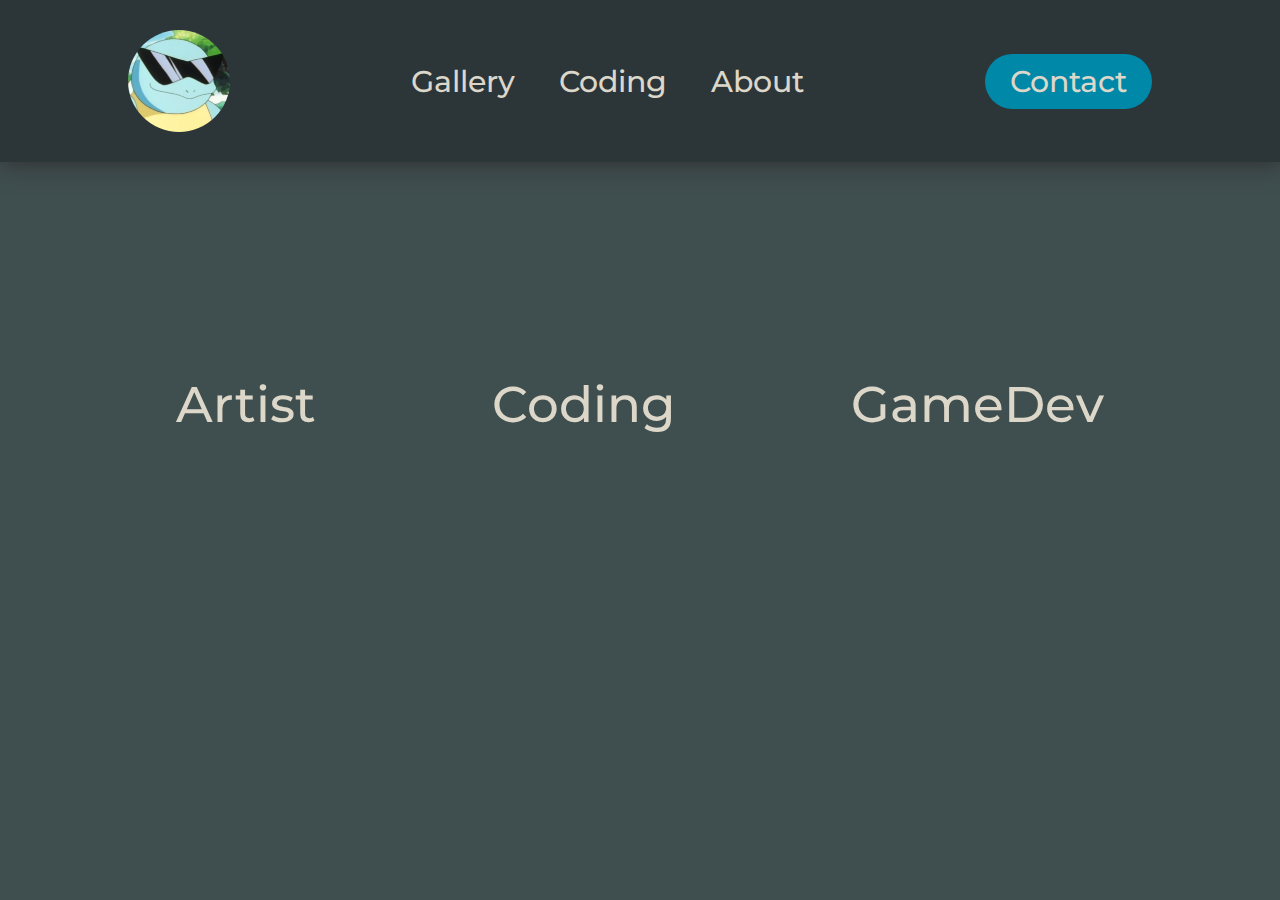
<file: index.html>
<!<!DOCTYPE html>
<html>
    <head>
        <meta charset="utf-8">
        <meta http-equiv="X-UA-Compatible" content="IE=edge">
        <title>NOVA</title>
        <meta name="description" content="">
        <meta name="viewport" content="width=device-width, initial-scale=1">
        <link rel="stylesheet" href="css/mystyle.css">
        <link rel="icon" type="image/x-icon" href="img/logoNova.png">
    </head>
    <body>
        <header>
            <a class="logoLink" href="index.html"><img class="logo" src="img/logoNova.png" alt="logo"></a>
            <nav>
                <ul class="nav_links">
                    <li><a href="gallery.html">Gallery</a></li>
                    <li><a href="coding.html">Coding</a></li>
                    <li><a href="about.html">About</a></li>
                </ul>
            </nav>
            <a class="cta" href="form.html"><button>Contact</button></a>
        </header>
        <div class="main">
            <ul class="tags">
                <h2>Artist</h2>
                <h2>Coding</h2>
                <h2>GameDev</h2>
            </ul>
        </div>
    </body>
</html>
</file>
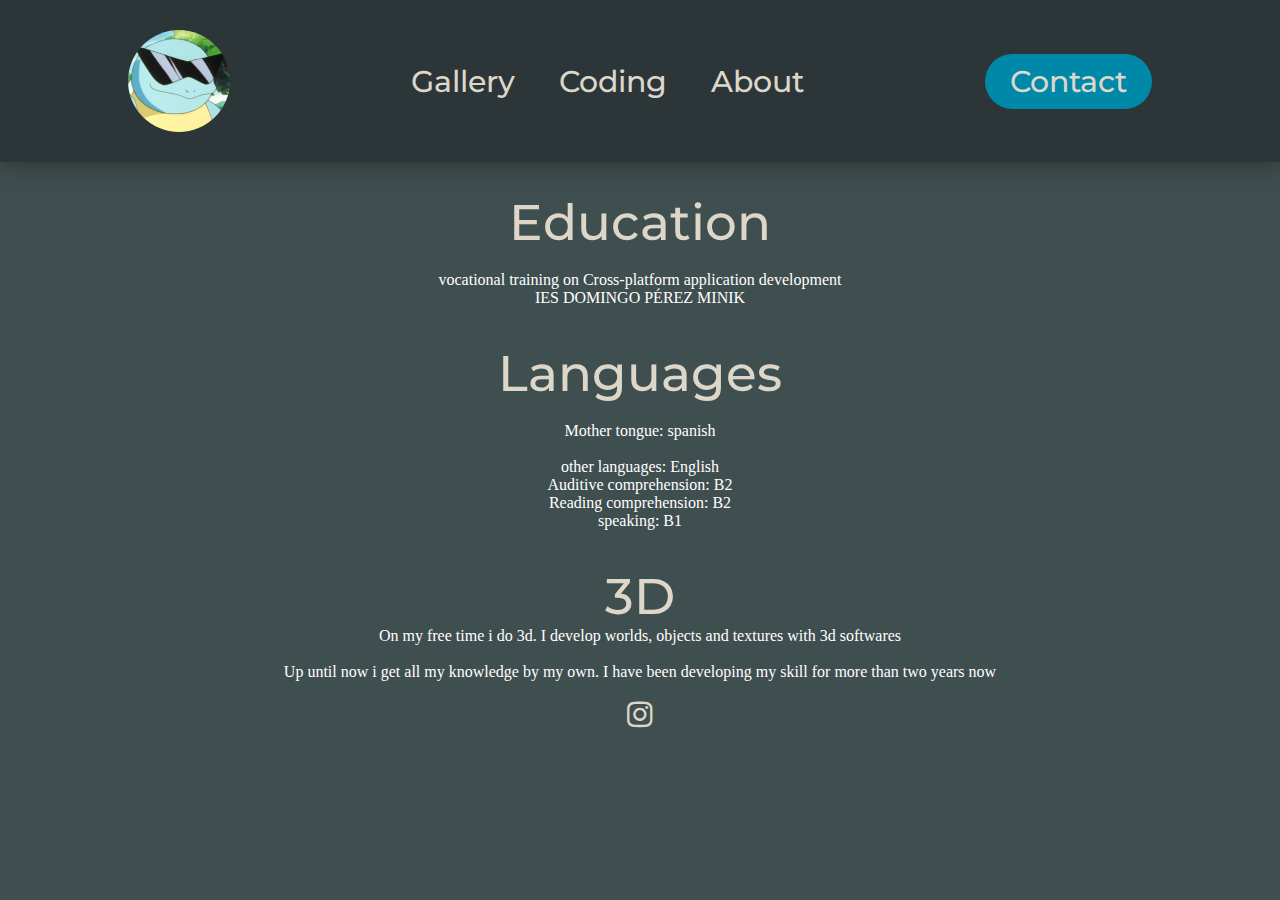
<file: about.html>
<!<!DOCTYPE html>
<html>
    <head>
        <meta charset="utf-8">
        <meta http-equiv="X-UA-Compatible" content="IE=edge">
        <title>NOVA</title>
        <meta name="description" content="">
        <meta name="viewport" content="width=device-width, initial-scale=1">
        <link rel="stylesheet" href="css/about.css">
        <link href="https://stackpath.bootstrapcdn.com/font-awesome/4.7.0/css/font-awesome.min.css" rel="stylesheet">
        <link rel="icon" type="image/x-icon" href="img/logoNova.png">
    </head>
    <body>
        <header>
            <a class="logoLink" href="index.html"><img class="logo" src="img/logoNova.png" alt="logo"></a>
            <nav>
                <ul class="nav_links">
                    <li><a href="gallery.html">Gallery</a></li>
                    <li><a href="coding.html">Coding</a></li>
                    <li><a href="about.html">About</a></li>
                </ul>
            </nav>
            <a class="cta" href="form.html"><button>Contact</button></a>
        </header>
        <div class="main">
            <ul class="info">
                <ul>
                    <h2>Education</h2>
                    <br>
                    <span>vocational training on Cross-platform application development</span>
                    <span>IES DOMINGO PÉREZ MINIK</span>
                    <br>
                    <br>
                </ul>
                <ul>
                    <h2>Languages</h2>
                    <br>
                    <span>Mother tongue: spanish </span>
                    <br>
                    <span>other languages:  English </span>
                    <span>Auditive comprehension: B2</span>
                    <span>Reading comprehension: B2</span>
                    <span>speaking: B1</span>
                    <br>
                    <br>
                </ul>
                <ul>
                    <h2>3D</h2>
                    <span>On my free time i do 3d. I develop worlds, objects and textures with 3d softwares</span>
                    <br>
                    <span>Up until now i get all my knowledge by my own. I have been developing my skill for more than two years now</span>
                    <br>
                    <a href="https://www.instagram.com/nova_hl/?hl=es"><i class="fa fa-instagram"></i></a>
                </ul>
            </ul>
        </div>
    </body>
</html>
</file>
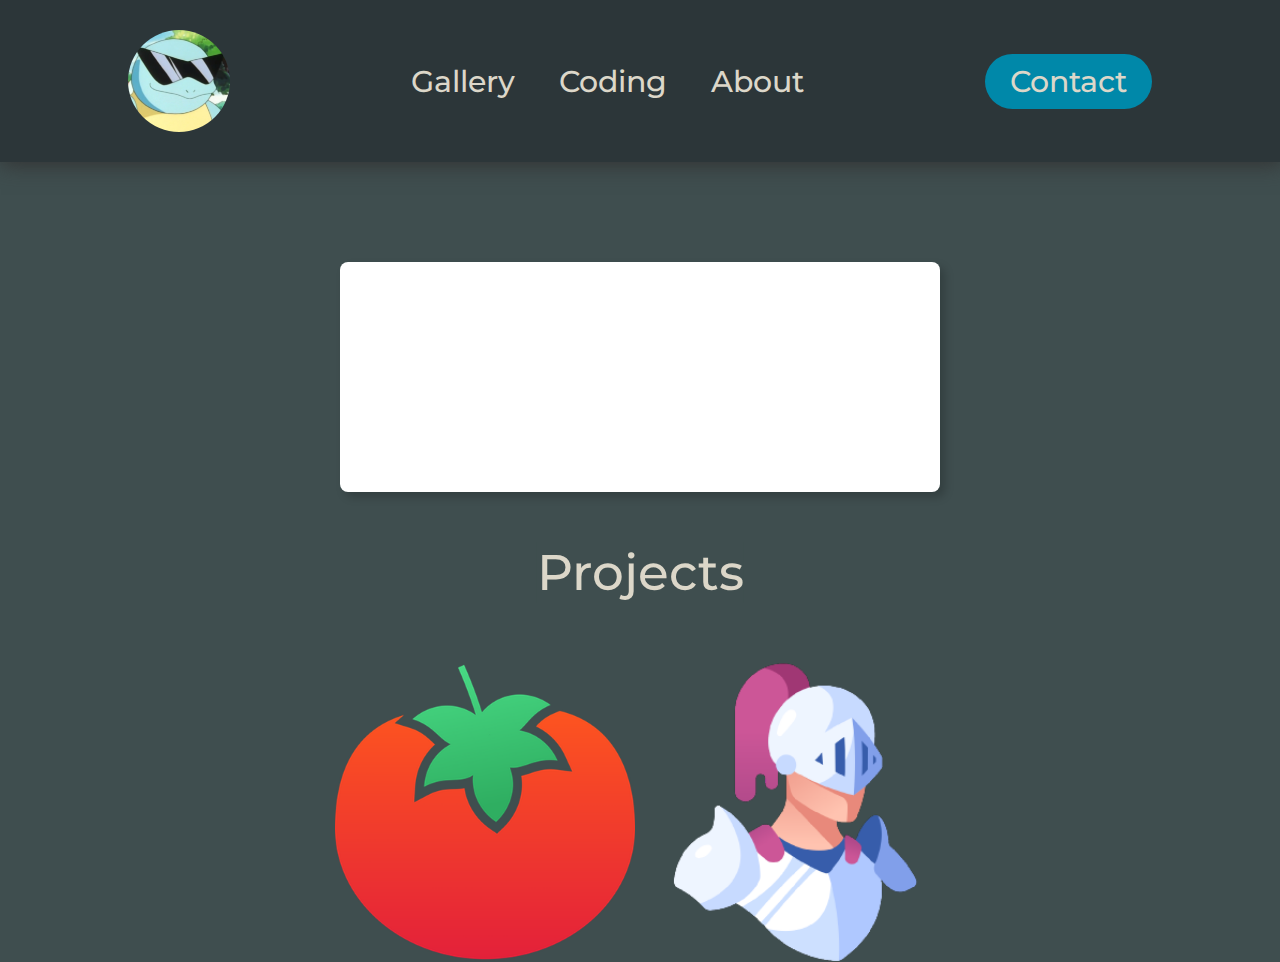
<file: coding.html>
<!<!DOCTYPE html>
<html>
    <head>
        <meta charset="utf-8">
        <meta http-equiv="X-UA-Compatible" content="IE=edge">
        <title>NOVA</title>
        <meta name="description" content="">
        <meta name="viewport" content="width=device-width, initial-scale=1">
        <link rel="stylesheet" href="css/coding.css">
        <link rel="icon" type="image/x-icon" href="img/logoNova.png">
    </head>
    <body>
        <header>
            <a class="logoLink" href="index.html"><img class="logo" src="img/logoNova.png" alt="logo"></a>
            <nav>
                <ul class="nav_links">
                    <li><a href="gallery.html">Gallery</a></li>
                    <li><a href="coding.html">Coding</a></li>
                    <li><a href="about.html">About</a></li>
                </ul>
            </nav>
            <a class="cta" href="form.html"><button>Contact</button></a>
        </header>
        <div class="skills-bar">
            <div class="bar">
                <div class="info">
                    <span>JAVA</span>
                </div>
                <div class="progress-line java"><span></span></div>
            </div>
            <div class="bar">
                <div class="info">
                    <span>C#</span>
                </div>
                <div class="progress-line python"><span></span></div>
            </div>
            <div class="bar">
                <div class="info">
                    <span>JavaScript</span>
                </div>
                <div class="progress-line cmasmas"><span></span></div>
            </div>
            <div class="bar">
                <div class="info">
                    <span>python</span>
                </div>
                <div class="progress-line sql"><span></span></div>
            </div>
        </div>
        <h2 class="title">Projects</h2>
        <div class="fotos">
            <a href="https://github.com/AlejandroAmayaIzquierdo/PomodoroApp" class="work" target="_blank"><img class="work" src="img/pomoIcon.png" alt=""></a>
            <a href="https://github.com/dam-dad/DadgeonKnight" class="work" target="_blank"><img class="work" src="img/game.png" alt=""></a>
        </div>
    </body>
</html>
</file>
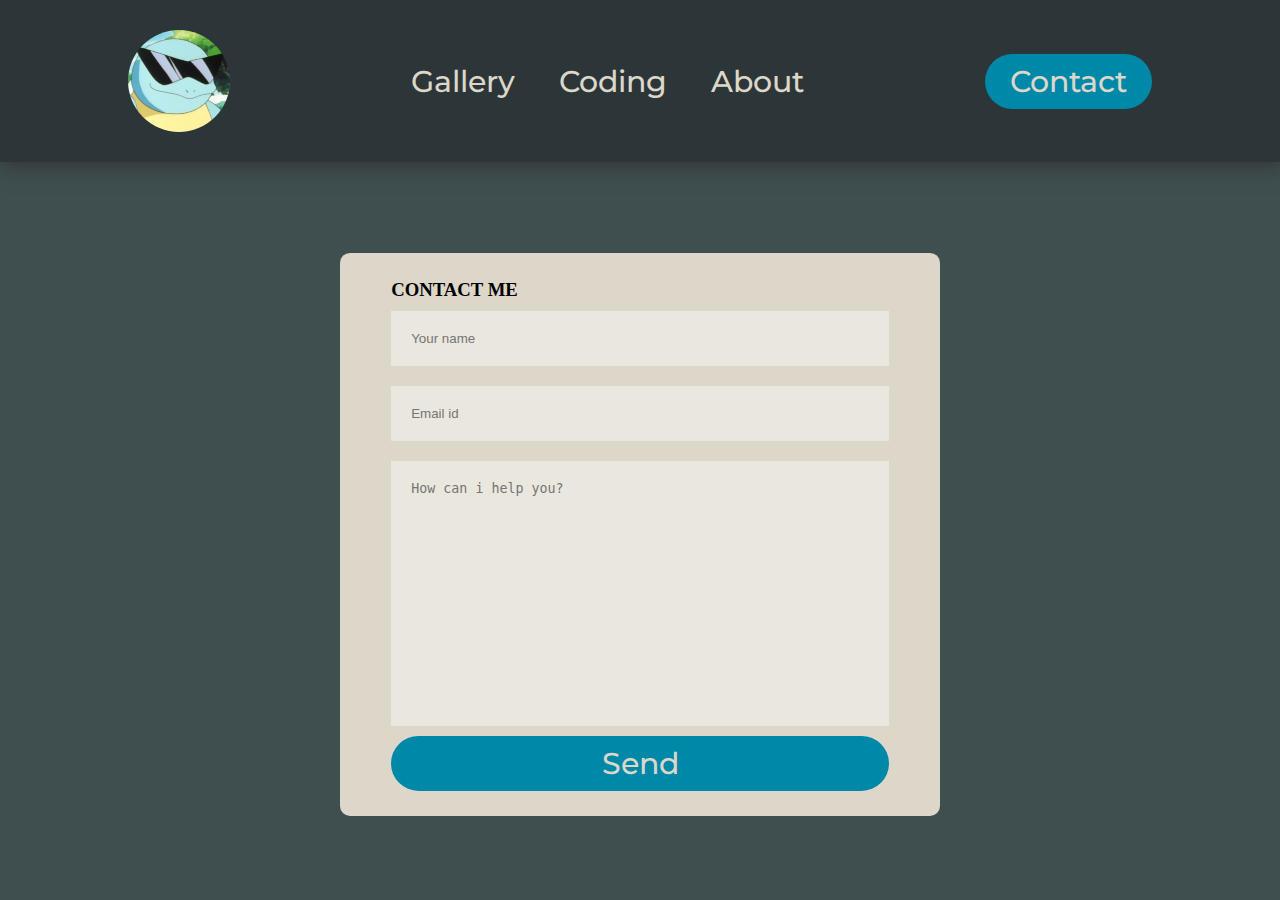
<file: form.html>
<!<!DOCTYPE html>
<html>
    <head>
        <meta charset="utf-8">
        <meta http-equiv="X-UA-Compatible" content="IE=edge">
        <title>NOVA</title>
        <meta name="description" content="">
        <meta name="viewport" content="width=device-width, initial-scale=1">
        <link rel="stylesheet" href="css/contact.css">
        <link rel="icon" type="image/x-icon" href="img/logoNova.png">
    </head>
    <body>
        <header>
            <a class="logoLink" href="index.html"><img class="logo" src="img/logoNova.png" alt="logo"></a>
            <nav>
                <ul class="nav_links">
                    <li><a href="gallery.html">Gallery</a></li>
                    <li><a href="coding.html">Coding</a></li>
                    <li><a href="about.html">About</a></li>
                </ul>
            </nav>
            <a class="cta" href="form.html"><button>Contact</button></a>
        </header>
        <div class="container">
            <form action="https://formsubmit.co/52fc69e0aa3628ba7b46de8251e648fd" method="POST">
                <h3>CONTACT  ME</h3>
                <input type="text" id="name" name="name" placeholder="Your name" required>
                <input type="email" id="email" name="email" placeholder="Email id" required>
                <textarea id="message" rows="15" cols="150" name="comments" placeholder="How can i help you?"></textarea>
                <button type="submit">Send</button>

                <input type="hidden" name="_next" value="https://alejandroamayaizquierdo.github.io/form.html">
                <input type="hidden" name="_captcha" value="false">
            </form>
        </div>
    </body>
</html>
</file>
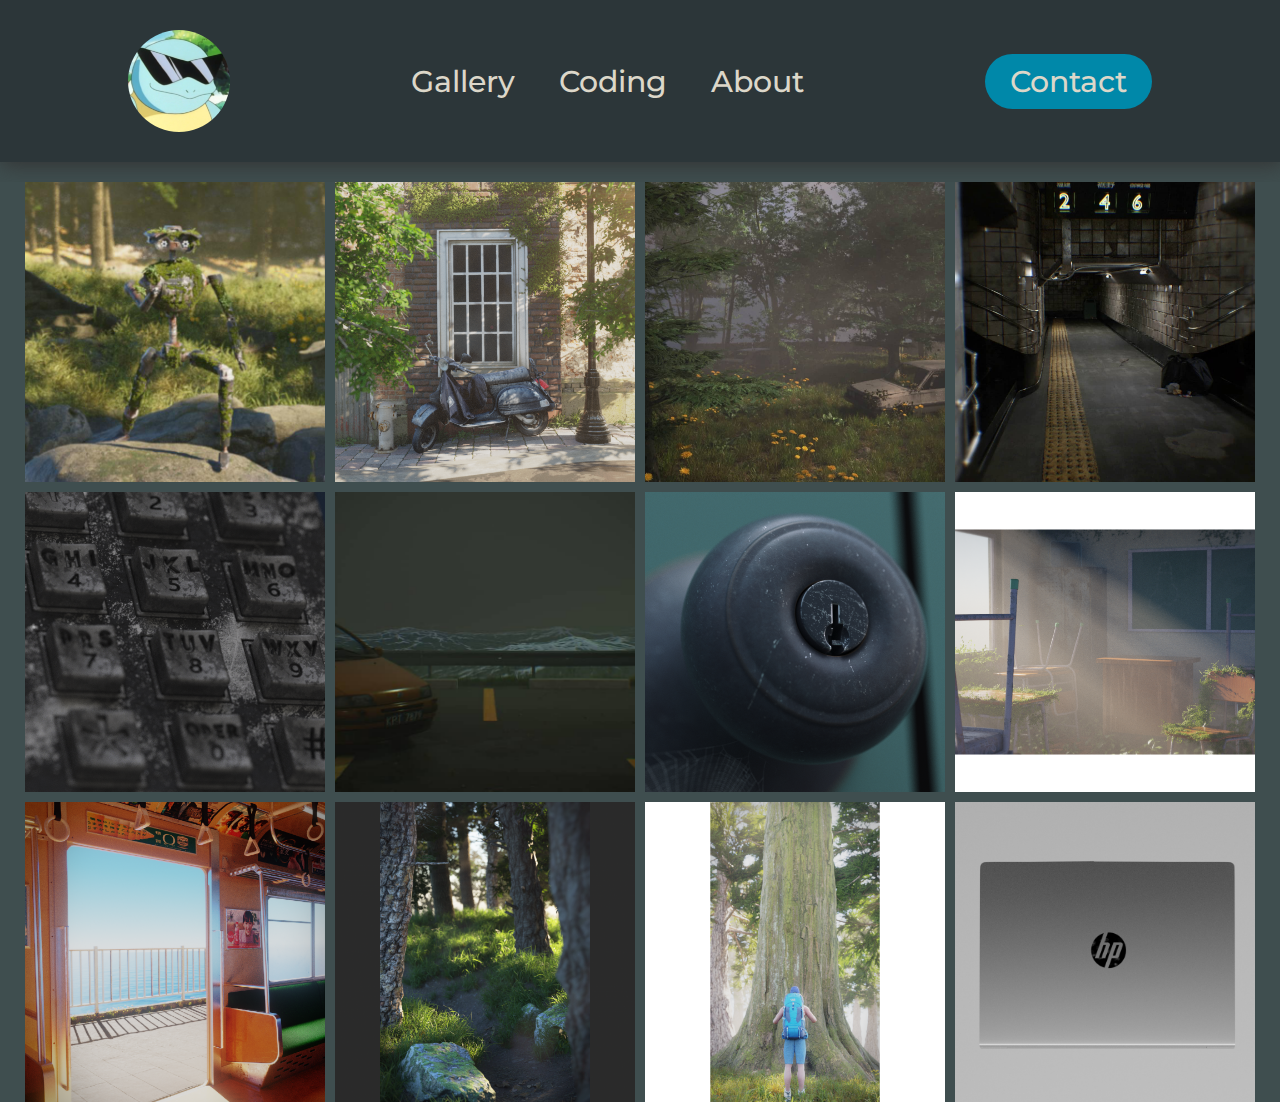
<file: gallery.html>
<!<!DOCTYPE html>
<html>
    <head>
        <meta charset="utf-8">
        <meta http-equiv="X-UA-Compatible" content="IE=edge">
        <title>NOVA</title>
        <meta name="description" content="">
        <meta name="viewport" content="width=device-width, initial-scale=1">
        <link rel="stylesheet" href="css/gallery.css">
        <link rel="icon" type="image/x-icon" href="img/logoNova.png">
    </head>
    <body>
        <header>
            <a class="logoLink" href="index.html"><img class="logo" src="img/logoNova.png" alt="logo"></a>
            <nav>
                <ul class="nav_links">
                    <li><a href="gallery.html">Gallery</a></li>
                    <li><a href="coding.html">Coding</a></li>
                    <li><a href="about.html">About</a></li>
                </ul>
            </nav>
            <a class="cta" href="form.html"><button>Contact</button></a>
        </header>
        <div class="fotos">
            <a href="https://www.youtube.com/watch?v=oap585n4c5E" class="work" target="_blank"><img class="work" src="img/lol.jpg" alt=""></a>
            <a href="https://www.instagram.com/p/Cb2A8ExMPUr/?hl=es" class="work" target="_blank"><img class="work" src="img/10.png" alt=""></a>
            <a href="https://www.instagram.com/p/CNLBGvHj0n2/" class="work" target="_blank"><img class="work" src="img/2.jpg" alt=""></a>
            <a href="https://www.instagram.com/p/CRMX6mnDYiv/" class="work" target="_blank"><img class="work" src="img/6.jpg" alt=""></a>
            <a href="https://www.instagram.com/p/CAlcWVsFiOV/" class="work" target="_blank"><img class="work" src="img/4.png" alt=""></a>
            <a href="https://www.instagram.com/p/COTCPE-DfoM/" class="work" target="_blank"><img class="work" src="img/3.jpg" alt=""></a>
            <a href="https://www.instagram.com/p/B_YFtbtFWtE/" class="work" target="_blank"><img class="work" src="img/5.png" alt=""></a>
            <a href="https://www.instagram.com/p/Cf1zzSws6bm/" class="work" target="_blank"><img class="work" src="img/7.png" alt=""></a>
            <a href="https://www.instagram.com/p/Cao27sSsjBs/" class="work" target="_blank"><img class="work" src="img/8.png" alt=""></a>
            <a href="https://www.instagram.com/p/CZIMc7Dsubu/" class="work" target="_blank"><img class="work" src="img/9.png" alt=""></a>
            <a href="https://www.instagram.com/p/CZIMc7Dsubu/" class="work" target="_blank"><img class="work" src="img/11.png" alt=""></a>
            <a href="https://www.youtube.com/watch?v=QATsQtABbCA" class="work" target="_blank"><img class="work" src="img/hp_laptop_00247.png" alt=""></a>
        </div>
    </body>
</html>
</file>
<file: css/mystyle.css>
@import url('https://fonts.googleapis.com/css2?family=Montserrat:wght@500&display=swap');

* {
    box-sizing: border-box;
    margin: 0%;
    padding: 0%;
    background-color: #3F4E4F;
}

@media screen and (min-width: 870px) {
    li, a, button,h2 {
        font-family: 'Montserrat',sans-serif;
        font-weight: 500;
        font-size: 30px;
        color: #DCD7C9;
        text-decoration: none;
        background-color: #2C3639;
    }
    
    header {
        display: flex;
        justify-content: space-between;
        align-items: center;
        padding: 30px 10%;
        box-shadow: 2px 2px 20px 1px #333333;
        background-color: #2C3639;
    }
    
    .logoLink{
        width: 10%;
        background-color: #2C3639;
    }
    
    .logo {
        width: 100%;
        border-radius: 50%;
        cursor: pointer;
    }
    
    .nav_links {
        list-style: none;
        background-color: #2C3639;
    }
    
    .nav_links li {
        display: inline-block;
        padding: 0px 20px;
        background-color: #2C3639;
    }
    
    .nav_links li a {
        transition: all 0.3s ease 0s;
    }
    .nav_links li a:hover {
        color: #0088a9;
    }
    h2{
        font-size: 50px;
        color: #DCD7C9;
        background-color: #3F4E4F;
    }
    
    button{
        padding: 9px 25px;
        background-color: rgba(0, 136, 169, 1);
        border: none;
        border-radius: 50px;
        cursor: pointer;
        transition: all 0.3s ease 0s;
    }
    
    button:hover{
        background-color: rgba(0, 136, 169, 0.8);
    }
    .main{
        position: absolute;
        justify-content: center;
        align-items: center;
        margin-top: 50px;
        width: 100vw;
        height: 30vw;
    }
    .tags{
        position: absolute;
        left: 50%;
        top: 50%;
        transform: translate(-50%,-50%);
        font-size: 50px;
        background-color: #3F4E4F;
        width: 100%;
        height: 100%;
        display: flex;
        flex-direction: row;
        align-items: center;
        justify-content: space-evenly;
    }
}
@media screen and (min-width: 600px) and (max-width: 869px){
    li, a, button,h2 {
        font-family: 'Montserrat',sans-serif;
        font-weight: 500;
        font-size: 20px;
        color: #DCD7C9;
        text-decoration: none;
        background-color: #2C3639;
    }
    
    header {
        display: flex;
        justify-content: space-between;
        align-items: center;
        padding: 30px 10%;
        box-shadow: 2px 2px 20px 1px #333333;
        background-color: #2C3639;
    }
    
    .logoLink{
        width: 10%;
        background-color: #2C3639;
    }
    
    .logo {
        width: 100%;
        border-radius: 50%;
        cursor: pointer;
    }
    
    .nav_links {
        list-style: none;
        background-color: #2C3639;
    }
    
    .nav_links li {
        display: block;
        padding: 0px 20px;
        background-color: #2C3639;
    }
    
    .nav_links li a {
        transition: all 0.3s ease 0s;
    }
    .nav_links li a:hover {
        color: #0088a9;
    }
    .tags{
        display: block;
    }
    h2{
        font-size: 50px;
        color: #DCD7C9;
        background-color: #3F4E4F;
    }
    
    button{
        padding: 9px 25px;
        background-color: rgba(0, 136, 169, 1);
        border: none;
        border-radius: 50px;
        cursor: pointer;
        transition: all 0.3s ease 0s;
    }
    
    button:hover{
        background-color: rgba(0, 136, 169, 0.8);
    }
    .main{
        position: absolute;
        justify-content: center;
        align-items: center;
        margin-top: 20px;
        width: 100vw;
        height: 80%;
    }
    .tags{
        position: absolute;
        left: 50%;
        top: 50%;
        transform: translate(-50%,-50%);
        font-size: 50px;
        background-color: #3F4E4F;
        width: 100%;
        height: 100%;
        display: flex;
        flex-direction: column;
        align-items: center;
        justify-content: space-evenly;
    }
}
@media screen and (max-width: 599px){
    li, a, button,h2 {
        font-family: 'Montserrat',sans-serif;
        font-weight: 500;
        font-size: 15px;
        color: #DCD7C9;
        text-decoration: none;
        background-color: #2C3639;
    }
    
    header {
        display: flex;
        justify-content: space-between;
        align-items: center;
        padding: 30px 10%;
        box-shadow: 2px 2px 20px 1px #333333;
        background-color: #2C3639;
    }
    
    .logoLink{
        width: 10%;
        background-color: #2C3639;
    }
    
    .logo {
        width: 100%;
        border-radius: 50%;
        cursor: pointer;
    }
    
    .nav_links {
        list-style: none;
        background-color: #2C3639;
    }
    
    .nav_links li {
        display: block;
        padding: 0px 20px;
        background-color: #2C3639;
    }
    
    .nav_links li a {
        transition: all 0.3s ease 0s;
    }
    .nav_links li a:hover {
        color: #0088a9;
    }
    h2{
        font-size: 50px;
        color: #DCD7C9;
        background-color: #3F4E4F;
    }
    
    button{
        padding: 9px 25px;
        background-color: rgba(0, 136, 169, 1);
        border: none;
        border-radius: 50px;
        cursor: pointer;
        transition: all 0.3s ease 0s;
    }
    
    button:hover{
        background-color: rgba(0, 136, 169, 0.8);
    }
    .main{
        position: absolute;
        justify-content: center;
        align-items: center;
        margin-top: 20px;
        width: 100vw;
        height: 80%;
    }
    .tags{
        position: absolute;
        left: 50%;
        top: 50%;
        transform: translate(-50%,-50%);
        font-size: 50px;
        background-color: #3F4E4F;
        width: 100%;
        height: 100%;
        display: flex;
        flex-direction: column;
        align-items: center;
        justify-content: space-evenly;
    }
}
</file>
<file: css/about.css>
@import url('https://fonts.googleapis.com/css2?family=Montserrat:wght@500&display=swap');

* {
    box-sizing: border-box;
    margin: 0%;
    padding: 0%;
    background-color: #3F4E4F;
}

@media screen and (min-width: 870px) {
    li, a, button,h2 {
        font-family: 'Montserrat',sans-serif;
        font-weight: 500;
        font-size: 30px;
        color: #DCD7C9;
        text-decoration: none;
        background-color: #2C3639;
    }
    
    header {
        display: flex;
        justify-content: space-between;
        align-items: center;
        padding: 30px 10%;
        box-shadow: 2px 2px 20px 1px #333333;
        background-color: #2C3639;
    }
    
    .logoLink{
        width: 10%;
        background-color: #2C3639;
    }
    
    .logo {
        width: 100%;
        border-radius: 50%;
        cursor: pointer;
    }
    
    .nav_links {
        list-style: none;
        background-color: #2C3639;
    }
    
    .nav_links li {
        display: inline-block;
        padding: 0px 20px;
        background-color: #2C3639;
    }
    
    .nav_links li a {
        transition: all 0.3s ease 0s;
    }
    .nav_links li a:hover {
        color: #0088a9;
    }
    h2{
        font-size: 50px;
        color: #DCD7C9;
        background-color: #3F4E4F;
    }
    
    button{
        padding: 9px 25px;
        background-color: rgba(0, 136, 169, 1);
        border: none;
        border-radius: 50px;
        cursor: pointer;
        transition: all 0.3s ease 0s;
    }
    
    button:hover{
        background-color: rgba(0, 136, 169, 0.8);
    }
    .main {
        position: absolute;
        margin-top: 30px;
        height: 35vw;
        width: 100vw;

    }
    .main ul{
        display: flex;
        flex-direction: column;
        align-items: center;
        justify-content: space-around;
    }
    .main ul span{
        color: white;
    }
}
@media screen and (min-width: 600px) and (max-width: 869px){
    li, a, button,h2 {
        font-family: 'Montserrat',sans-serif;
        font-weight: 500;
        font-size: 20px;
        color: #DCD7C9;
        text-decoration: none;
        background-color: #2C3639;
    }
    
    header {
        display: flex;
        justify-content: space-between;
        align-items: center;
        padding: 30px 10%;
        box-shadow: 2px 2px 20px 1px #333333;
        background-color: #2C3639;
    }
    
    .logoLink{
        width: 10%;
        background-color: #2C3639;
    }
    
    .logo {
        width: 100%;
        border-radius: 50%;
        cursor: pointer;
    }
    
    .nav_links {
        list-style: none;
        background-color: #2C3639;
    }
    
    .nav_links li {
        display: block;
        padding: 0px 20px;
        background-color: #2C3639;
    }
    
    .nav_links li a {
        transition: all 0.3s ease 0s;
    }
    .nav_links li a:hover {
        color: #0088a9;
    }
    .tags{
        display: block;
    }
    h2{
        font-size: 50px;
        color: #DCD7C9;
        background-color: #3F4E4F;
    }
    
    button{
        padding: 9px 25px;
        background-color: rgba(0, 136, 169, 1);
        border: none;
        border-radius: 50px;
        cursor: pointer;
        transition: all 0.3s ease 0s;
    }
    
    button:hover{
        background-color: rgba(0, 136, 169, 0.8);
    }
    .main {
        position: absolute;
        margin-top: 40px;
        height: 40vw;
        width: 100vw;

    }
    .main ul{
        display: flex;
        flex-direction: column;
        align-items: center;
        justify-content: space-around;
    }
    .main ul span{
        color: white;
    }
}
@media screen and (max-width: 599px){
    li, a, button,h2 {
        font-family: 'Montserrat',sans-serif;
        font-weight: 500;
        font-size: 15px;
        color: #DCD7C9;
        text-decoration: none;
        background-color: #2C3639;
    }
    
    header {
        display: flex;
        justify-content: space-between;
        align-items: center;
        padding: 30px 10%;
        box-shadow: 2px 2px 20px 1px #333333;
        background-color: #2C3639;
    }
    
    .logoLink{
        width: 10%;
        background-color: #2C3639;
    }
    
    .logo {
        width: 100%;
        border-radius: 50%;
        cursor: pointer;
    }
    
    .nav_links {
        list-style: none;
        background-color: #2C3639;
    }
    
    .nav_links li {
        display: block;
        padding: 0px 20px;
        background-color: #2C3639;
    }
    
    .nav_links li a {
        transition: all 0.3s ease 0s;
    }
    .nav_links li a:hover {
        color: #0088a9;
    }
    h2{
        font-size: 50px;
        color: #DCD7C9;
        background-color: #3F4E4F;
    }
    
    button{
        padding: 9px 25px;
        background-color: rgba(0, 136, 169, 1);
        border: none;
        border-radius: 50px;
        cursor: pointer;
        transition: all 0.3s ease 0s;
    }
    
    button:hover{
        background-color: rgba(0, 136, 169, 0.8);
    }
    .main {
        position: absolute;
        margin-top: 20px;
        height: 35vw;
        width: 100vw;
    }
    .main ul{
        display: flex;
        flex-direction: column;
        align-items: center;
        justify-content: space-around;
    }
    .main ul span{
        font-size: 10px;
        color: white;
    }
    .main ul h2{
        font-size: 40px;
    }
}
</file>
<file: css/coding.css>
@import url('https://fonts.googleapis.com/css2?family=Montserrat:wght@500&display=swap');

* {
    box-sizing: border-box;
    margin: 0%;
    padding: 0%;
    background-color: #3F4E4F;
}

@media screen and (min-width: 870px) {
    li, a, button {
        font-family: 'Montserrat',sans-serif;
        font-weight: 500;
        font-size: 30px;
        color: #DCD7C9;
        text-decoration: none;
        background-color: #2C3639;
    }
    
    header {
        display: flex;
        justify-content: space-between;
        align-items: center;
        padding: 30px 10%;
        box-shadow: 2px 2px 20px 1px #333333;
        background-color: #2C3639;
    }
    
    .logoLink{
        width: 10%;
        background-color: #2C3639;
    }
    
    .logo {
        width: 100%;
        border-radius: 50%;
        cursor: pointer;
    }
    
    .nav_links {
        list-style: none;
        background-color: #2C3639;
    }
    
    .nav_links li {
        display: inline-block;
        padding: 0px 20px;
        background-color: #2C3639;
    }
    
    .nav_links li a {
        transition: all 0.3s ease 0s;
        background-color: #2C3639;
    }
    .nav_links li a:hover {
        color: #0088a9;
    }
    
    button{
        padding: 9px 25px;
        background-color: rgba(0, 136, 169, 1);
        border: none;
        border-radius: 50px;
        cursor: pointer;
        transition: all 0.3s ease 0s;
    }
    
    button:hover{
        background-color: rgba(0, 136, 169, 0.8);
    }
    .skills-bar{
        position: absolute;
        justify-content: center;
        align-items: center;
        margin-top: 100px;
        left: 50%;
        width: 600px;
        transform: translate(-50%,0%);
        background: #fff;
        padding: 15px 30px;
        border-radius: 8px;
        box-shadow: 5px 5px 10px rgba(0, 0, 0, 0.2);
    }
    .skills-bar .bar{
        background-color: #fff;
        margin: 20px 0;
    }
    .skills-bar .bar:first-child{
        margin-top: 0px;
    }
    .skills-bar .bar .info{
        background: #fff;
    }
    .skills-bar .bar .info span{
        font-size: 17px;
        font-weight: 500;
        background: #fff;
        opacity: 0;
        animation: showtext 0.5s 1s linear forwards;
    }
    @keyframes showtext {
        100%{
            opacity: 1;
        }
        
    }
    .skills-bar .bar .progress-line{
        position: relative;
        height: 10px;
        width: 100%;
        background: #f0f0f0;
        transform: scaleX(0);
        transform-origin: left;
        box-shadow: inset 0px 1px 1px rgba(0, 0, 0, 0.05),
                        0px 1px rgba(255, 255, 255, 0.8);
        animation: animate 1s cubic-bezier(1,0,0.5,1) forwards;

    }
    .bar .progress-line span{
        height: 100%;
        width: 80%;
        background: #DCD7C9;
        position: absolute;
        border-radius: 10px;
        transform: scaleX(0);
        transform-origin: left;
        animation: animate 1s 1s cubic-bezier(1,0,0.5,1) forwards;
    }
    @keyframes animate {
        100%{
            transform: scaleX(1);
        }
        
    }
    .progress-line.java span{
        width: 90%;
    }
    .progress-line.python span{
        width: 70%;
    }
    .progress-line.cmasmas span{
        width: 50%;
    }
    .progress-line.sql span{
        width: 40%;
    }
    .bar .progress-line span::before{
        position: absolute;
        content: "";
        height: 0;
        width: 0;
        border: 7px solid transparent;
        border-bottom-width: 0px;
        border-right-width: 0px;
        border-top-color: #000;
        right: 0%;
        top: -10px;
        opacity: 0;
        animation: showtext2 0.5s 1.5s linear forwards;
    }
    .bar .progress-line span::after{
        position: absolute;
        content: "80%";
        right: 0;
        top: -25px;
        color: #fff;
        background: #000;
        font-size: 12px;
        font-weight: 500;
        padding: 1px 8px;
        border-radius: 3px;
        opacity: 0;
        animation: showtext2 0.5s 1.5s linear forwards;

    }
    @keyframes showtext2 {
        100%{
            opacity: 1;
        }
    }
    .progress-line.java span::after{
        content: "90%";
    }
    .progress-line.python span::after{
        content: "70%";
    }
    .progress-line.cmasmas span::after{
        content: "50%";
    }
    .progress-line.sql span::after{
        content: "40%";
    }
    .text{
        position: absolute;
        justify-content: center;
        left: 50%;
        transform: translate(-50%,0);
        margin-top: 350px;
    }
    .title{
        position: absolute;
        left: 50%;
        transform: translate(-50%);
        margin-top: 380px;
        font-family: 'Montserrat',sans-serif;
        font-weight: 500;
        font-size: 50px;
        color: #DCD7C9;
    }
    .fotos{
        position: absolute;
        justify-content: center;
        align-items: center;
        margin-top: 500px;
        width: 100vw;
        display: grid;
        grid-template-columns: repeat(2,minmax(300px,300px));
        column-gap: 10px;
        row-gap: 10px;

    }
    .work{
        width: 300px;
        height: 300px;
        object-fit: cover;
        object-position: center;
    }
}
@media screen and (min-width: 600px) and (max-width: 869px){
    li, a, button {
        font-family: 'Montserrat',sans-serif;
        font-weight: 500;
        font-size: 20px;
        color: #DCD7C9;
        text-decoration: none;
        background-color: #2C3639;
    }
    
    header {
        display: flex;
        justify-content: space-between;
        align-items: center;
        padding: 30px 10%;
        box-shadow: 2px 2px 20px 1px #333333;
        background-color: #2C3639;
    }
    
    .logoLink{
        width: 10%;
        background-color: #2C3639;
    }
    
    .logo {
        width: 100%;
        border-radius: 50%;
        cursor: pointer;
    }
    
    .nav_links {
        list-style: none;
        background-color: #2C3639;
    }
    
    .nav_links li {
        display: block;
        padding: 0px 20px;
        background-color: #2C3639;
    }
    
    .nav_links li a {
        transition: all 0.3s ease 0s;
        background-color: #2C3639;
    }
    .nav_links li a:hover {
        color: #0088a9;
    }
    
    button{
        padding: 9px 25px;
        background-color: rgba(0, 136, 169, 1);
        border: none;
        border-radius: 50px;
        cursor: pointer;
        transition: all 0.3s ease 0s;
    }
    
    button:hover{
        background-color: rgba(0, 136, 169, 0.8);
    }
    .skills-bar{
        position: absolute;
        justify-content: center;
        align-items: center;
        margin-top: 100px;
        left: 50%;
        width: 600px;
        transform: translate(-50%,0%);
        background: #fff;
        padding: 15px 30px;
        border-radius: 8px;
        box-shadow: 5px 5px 10px rgba(0, 0, 0, 0.2);
    }
    .skills-bar .bar{
        background-color: #fff;
        margin: 20px 0;
    }
    .skills-bar .bar:first-child{
        margin-top: 0px;
    }
    .skills-bar .bar .info{
        background: #fff;
    }
    .skills-bar .bar .info span{
        font-size: 17px;
        font-weight: 500;
        background: #fff;
        opacity: 0;
        animation: showtext 0.5s 1s linear forwards;
    }
    @keyframes showtext {
        100%{
            opacity: 1;
        }
        
    }
    .skills-bar .bar .progress-line{
        position: relative;
        height: 10px;
        width: 100%;
        background: #f0f0f0;
        transform: scaleX(0);
        transform-origin: left;
        box-shadow: inset 0px 1px 1px rgba(0, 0, 0, 0.05),
                        0px 1px rgba(255, 255, 255, 0.8);
        animation: animate 1s cubic-bezier(1,0,0.5,1) forwards;

    }
    .bar .progress-line span{
        height: 100%;
        width: 80%;
        background: #DCD7C9;
        position: absolute;
        border-radius: 10px;
        transform: scaleX(0);
        transform-origin: left;
        animation: animate 1s 1s cubic-bezier(1,0,0.5,1) forwards;
    }
    @keyframes animate {
        100%{
            transform: scaleX(1);
        }
        
    }
    .progress-line.java span{
        width: 90%;
    }
    .progress-line.python span{
        width: 70%;
    }
    .progress-line.cmasmas span{
        width: 50%;
    }
    .progress-line.sql span{
        width: 40%;
    }
    .bar .progress-line span::before{
        position: absolute;
        content: "";
        height: 0;
        width: 0;
        border: 7px solid transparent;
        border-bottom-width: 0px;
        border-right-width: 0px;
        border-top-color: #000;
        right: 0%;
        top: -10px;
        opacity: 0;
        animation: showtext2 0.5s 1.5s linear forwards;
    }
    .bar .progress-line span::after{
        position: absolute;
        content: "80%";
        right: 0;
        top: -25px;
        color: #fff;
        background: #000;
        font-size: 12px;
        font-weight: 500;
        padding: 1px 8px;
        border-radius: 3px;
        opacity: 0;
        animation: showtext2 0.5s 1.5s linear forwards;

    }
    @keyframes showtext2 {
        100%{
            opacity: 1;
        }
    }
    .progress-line.java span::after{
        content: "90%";
    }
    .progress-line.python span::after{
        content: "70%";
    }
    .progress-line.cmasmas span::after{
        content: "50%";
    }
    .progress-line.sql span::after{
        content: "40%";
    }
    .title{
        position: absolute;
        left: 50%;
        transform: translate(-50%);
        margin-top: 380px;
        font-family: 'Montserrat',sans-serif;
        font-weight: 500;
        font-size: 50px;
        color: #DCD7C9;
    }
    .fotos{
        position: absolute;
        justify-content: center;
        align-items: center;
        margin-top: 500px;
        width: 100vw;
        display: grid;
        grid-template-columns: repeat(auto-fill,minmax(300px,300px));
        column-gap: 10px;
        row-gap: 10px;

    }
    .work{
        width: 300px;
        height: 300px;
        object-fit: cover;
        object-position: center;
    }
}
@media screen and (max-width: 599px){
    li, a, button {
        font-family: 'Montserrat',sans-serif;
        font-weight: 500;
        font-size: 15px;
        color: #DCD7C9;
        text-decoration: none;
        background-color: #2C3639;
    }
    
    header {
        display: flex;
        justify-content: space-between;
        align-items: center;
        padding: 30px 10%;
        box-shadow: 2px 2px 20px 1px #333333;
        background-color: #2C3639;
    }
    
    .logoLink{
        width: 10%;
        background-color: #2C3639;
    }
    
    .logo {
        width: 100%;
        border-radius: 50%;
        cursor: pointer;
    }
    
    .nav_links {
        list-style: none;
        background-color: #2C3639;
    }
    
    .nav_links li {
        display: block;
        padding: 0px 20px;
        background-color: #2C3639;
    }
    
    .nav_links li a {
        transition: all 0.3s ease 0s;
        background-color: #2C3639;
    }
    .nav_links li a:hover {
        color: #0088a9;
    }
    
    button{
        padding: 9px 25px;
        background-color: rgba(0, 136, 169, 1);
        border: none;
        border-radius: 50px;
        cursor: pointer;
        transition: all 0.3s ease 0s;
    }
    
    button:hover{
        background-color: rgba(0, 136, 169, 0.8);
    }
    .skills-bar{
        position: absolute;
        justify-content: center;
        align-items: center;
        margin-top: 100px;
        left: 50%;
        width: 300px;
        transform: translate(-50%,0%);
        background: #fff;
        padding: 15px 30px;
        border-radius: 8px;
        box-shadow: 5px 5px 10px rgba(0, 0, 0, 0.2);
    }
    .skills-bar .bar{
        background-color: #fff;
        margin: 20px 0;
    }
    .skills-bar .bar:first-child{
        margin-top: 0px;
    }
    .skills-bar .bar .info{
        background: #fff;
    }
    .skills-bar .bar .info span{
        font-size: 17px;
        font-weight: 500;
        background: #fff;
        opacity: 0;
        animation: showtext 0.5s 1s linear forwards;
    }
    @keyframes showtext {
        100%{
            opacity: 1;
        }
        
    }
    .skills-bar .bar .progress-line{
        position: relative;
        height: 10px;
        width: 100%;
        background: #f0f0f0;
        transform: scaleX(0);
        transform-origin: left;
        box-shadow: inset 0px 1px 1px rgba(0, 0, 0, 0.05),
                        0px 1px rgba(255, 255, 255, 0.8);
        animation: animate 1s cubic-bezier(1,0,0.5,1) forwards;

    }
    .bar .progress-line span{
        height: 100%;
        width: 80%;
        background: #DCD7C9;
        position: absolute;
        border-radius: 10px;
        transform: scaleX(0);
        transform-origin: left;
        animation: animate 1s 1s cubic-bezier(1,0,0.5,1) forwards;
    }
    @keyframes animate {
        100%{
            transform: scaleX(1);
        }
        
    }
    .progress-line.java span{
        width: 90%;
    }
    .progress-line.python span{
        width: 70%;
    }
    .progress-line.cmasmas span{
        width: 50%;
    }
    .progress-line.sql span{
        width: 40%;
    }
    .bar .progress-line span::before{
        position: absolute;
        content: "";
        height: 0;
        width: 0;
        border: 7px solid transparent;
        border-bottom-width: 0px;
        border-right-width: 0px;
        border-top-color: #000;
        right: 0%;
        top: -10px;
        opacity: 0;
        animation: showtext2 0.5s 1.5s linear forwards;
    }
    .bar .progress-line span::after{
        position: absolute;
        content: "80%";
        right: 0;
        top: -25px;
        color: #fff;
        background: #000;
        font-size: 12px;
        font-weight: 500;
        padding: 1px 8px;
        border-radius: 3px;
        opacity: 0;
        animation: showtext2 0.5s 1.5s linear forwards;

    }
    @keyframes showtext2 {
        100%{
            opacity: 1;
        }
    }
    .progress-line.java span::after{
        content: "90%";
    }
    .progress-line.python span::after{
        content: "70%";
    }
    .progress-line.cmasmas span::after{
        content: "50%";
    }
    .progress-line.sql span::after{
        content: "40%";
    }
    .title{
        position: absolute;
        left: 50%;
        transform: translate(-50%);
        margin-top: 380px;
        font-family: 'Montserrat',sans-serif;
        font-weight: 500;
        font-size: 50px;
        color: #DCD7C9;
    }
    .fotos{
        position: absolute;
        justify-content: center;
        align-items: center;
        margin-top: 500px;
        width: 100vw;
        display: grid;
        grid-template-columns: repeat(auto-fill,minmax(300px,300px));
        column-gap: 10px;
        row-gap: 10px;

    }
    .work{
        width: 300px;
        height: 300px;
        object-fit: cover;
        object-position: center;
    }
}
</file>
<file: css/contact.css>
@import url('https://fonts.googleapis.com/css2?family=Montserrat:wght@500&display=swap');

* {
    box-sizing: border-box;
    margin: 0%;
    padding: 0%;
    background-color: #3F4E4F;
}

@media screen and (min-width: 870px) {
    li, a, button {
        font-family: 'Montserrat',sans-serif;
        font-weight: 500;
        font-size: 30px;
        color: #DCD7C9;
        text-decoration: none;
        background-color: #2C3639;
    }
    
    header {
        display: flex;
        justify-content: space-between;
        align-items: center;
        padding: 30px 10%;
        box-shadow: 2px 2px 20px 1px #333333;
        background-color: #2C3639;
    }
    
    .logoLink{
        width: 10%;
        background-color: #2C3639;
    }
    
    .logo {
        width: 100%;
        border-radius: 50%;
        cursor: pointer;
    }
    
    .nav_links {
        list-style: none;
        background-color: #2C3639;
    }
    
    .nav_links li {
        display: inline-block;
        padding: 0px 20px;
        background-color: #2C3639;
    }
    
    .nav_links li a {
        transition: all 0.3s ease 0s;
        background-color: #2C3639;
    }
    .nav_links li a:hover {
        color: #0088a9;
    }
    
    button{
        padding: 9px 25px;
        background-color: rgba(0, 136, 169, 1);
        border: none;
        border-radius: 50px;
        cursor: pointer;
        transition: all 0.3s ease 0s;
    }
    
    button:hover{
        background-color: rgba(0, 136, 169, 0.8);
    }
    .container{
        position: absolute;
        top: 50%;
        left: 50%;
        transform: translate(-50%,-35%);
    }
    form{
        background: #DCD7C9;
        display: flex;
        flex-direction: column;
        padding: 2vw 4vw;
        width: 100%;
        max-width: 600px;
        border-radius: 10px;
    }
    form h3{
        color: black;
        background-color: rgba(0, 0, 0, 0);
    }
    form input, form textarea{
        border: 0;
        margin: 10px 0;
        padding: 20px;
        outline: none;
        background: #eae7de;
        resize: none;
    }
}
@media screen and (min-width: 600px) and (max-width: 869px){
    li, a, button {
        font-family: 'Montserrat',sans-serif;
        font-weight: 500;
        font-size: 20px;
        color: #DCD7C9;
        text-decoration: none;
        background-color: #2C3639;
    }
    
    header {
        display: flex;
        justify-content: space-between;
        align-items: center;
        padding: 30px 10%;
        box-shadow: 2px 2px 20px 1px #333333;
        background-color: #2C3639;
    }
    
    .logoLink{
        width: 10%;
        background-color: #2C3639;
    }
    
    .logo {
        width: 100%;
        border-radius: 50%;
        cursor: pointer;
    }
    
    .nav_links {
        list-style: none;
        background-color: #2C3639;
    }
    
    .nav_links li {
        display: block;
        padding: 0px 20px;
        background-color: #2C3639;
    }
    
    .nav_links li a {
        transition: all 0.3s ease 0s;
        background-color: #2C3639;
    }
    .nav_links li a:hover {
        color: #0088a9;
    }
    
    button{
        padding: 9px 25px;
        background-color: rgba(0, 136, 169, 1);
        border: none;
        border-radius: 50px;
        cursor: pointer;
        transition: all 0.3s ease 0s;
    }
    
    button:hover{
        background-color: rgba(0, 136, 169, 0.8);
    }
    .container{
        position: absolute;
        top: 50%;
        left: 50%;
        width: 85%;
        transform: translate(-50%,-35%);
    }
    form{
        background: #DCD7C9;
        display: flex;
        flex-direction: column;
        padding: 2vw 4vw;
        width: 100%;
        max-width: 600px;
        border-radius: 10px;
    }
    form h3{
        color: black;
        background-color: rgba(0, 0, 0, 0);
    }
    form input, form textarea{
        border: 0;
        margin: 10px 0;
        padding: 20px;
        outline: none;
        background: #eae7de;
        resize: none;
    }
}
@media screen and (max-width: 599px){
    li, a, button {
        font-family: 'Montserrat',sans-serif;
        font-weight: 500;
        font-size: 15px;
        color: #DCD7C9;
        text-decoration: none;
        background-color: #2C3639;
    }
    
    header {
        display: flex;
        justify-content: space-between;
        align-items: center;
        padding: 30px 10%;
        box-shadow: 2px 2px 20px 1px #333333;
        background-color: #2C3639;
    }
    
    .logoLink{
        width: 10%;
        background-color: #2C3639;
    }
    
    .logo {
        width: 100%;
        border-radius: 50%;
        cursor: pointer;
    }
    
    .nav_links {
        list-style: none;
        background-color: #2C3639;
    }
    
    .nav_links li {
        display: block;
        padding: 0px 20px;
        background-color: #2C3639;
    }
    
    .nav_links li a {
        transition: all 0.3s ease 0s;
        background-color: #2C3639;
    }
    .nav_links li a:hover {
        color: #0088a9;
    }
    
    button{
        padding: 9px 25px;
        background-color: rgba(0, 136, 169, 1);
        border: none;
        border-radius: 50px;
        cursor: pointer;
        transition: all 0.3s ease 0s;
    }
    
    button:hover{
        background-color: rgba(0, 136, 169, 0.8);
    }
    .container{
        position: absolute;
        top: 50%;
        left: 50%;
        width: 70%;
        transform: translate(-50%,-35%);
    }
    form{
        background: #DCD7C9;
        display: flex;
        flex-direction: column;
        padding: 2vw 4vw;
        width: 100%;
        max-width: 600px;
        border-radius: 10px;
    }
    form h3{
        color: black;
        background-color: rgba(0, 0, 0, 0);
    }
    form input, form textarea{
        border: 0;
        margin: 10px 0;
        padding: 20px;
        outline: none;
        background: #eae7de;
        resize: none;
    }
}
</file>
<file: css/gallery.css>
@import url('https://fonts.googleapis.com/css2?family=Montserrat:wght@500&display=swap');

* {
    box-sizing: border-box;
    margin: 0%;
    padding: 0%;
    background-color: #3F4E4F;
}

@media screen and (min-width: 870px) {
    li, a, button {
        font-family: 'Montserrat',sans-serif;
        font-weight: 500;
        font-size: 30px;
        color: #DCD7C9;
        text-decoration: none;
        background-color: #2C3639;
    }
    
    header {
        display: flex;
        justify-content: space-between;
        align-items: center;
        padding: 30px 10%;
        box-shadow: 2px 2px 20px 1px #333333;
        background-color: #2C3639;
    }
    
    .logoLink{
        width: 10%;
        background-color: #2C3639;
    }
    
    .logo {
        width: 100%;
        border-radius: 50%;
        cursor: pointer;
    }
    
    .nav_links {
        list-style: none;
        background-color: #2C3639;
    }
    
    .nav_links li {
        display: inline-block;
        padding: 0px 20px;
        background-color: #2C3639;
    }
    
    .nav_links li a {
        transition: all 0.3s ease 0s;
        background-color: #2C3639;
    }
    .nav_links li a:hover {
        color: #0088a9;
    }
    
    button{
        padding: 9px 25px;
        background-color: rgba(0, 136, 169, 1);
        border: none;
        border-radius: 50px;
        cursor: pointer;
        transition: all 0.3s ease 0s;
    }
    
    button:hover{
        background-color: rgba(0, 136, 169, 0.8);
    }
    .fotos{
        position: absolute;
        justify-content: center;
        align-items: center;
        margin-top: 20px;
        width: 100vw;
        display: grid;
        grid-template-columns: repeat(auto-fill,minmax(300px,300px));
        column-gap: 10px;
        row-gap: 10px;

    }
    .work{
        width: 300px;
        height: 300px;
        object-fit: cover;
        object-position: center;

    }
}
@media screen and (min-width: 600px) and (max-width: 869px){
    li, a, button {
        font-family: 'Montserrat',sans-serif;
        font-weight: 500;
        font-size: 20px;
        color: #DCD7C9;
        text-decoration: none;
        background-color: #2C3639;
    }
    
    header {
        display: flex;
        justify-content: space-between;
        align-items: center;
        padding: 30px 10%;
        box-shadow: 2px 2px 20px 1px #333333;
        background-color: #2C3639;
    }
    
    .logoLink{
        width: 10%;
        background-color: #2C3639;
    }
    
    .logo {
        width: 100%;
        border-radius: 50%;
        cursor: pointer;
    }
    
    .nav_links {
        list-style: none;
        background-color: #2C3639;
    }
    
    .nav_links li {
        display: block;
        padding: 0px 20px;
        background-color: #2C3639;
    }
    
    .nav_links li a {
        transition: all 0.3s ease 0s;
        background-color: #2C3639;
    }
    .nav_links li a:hover {
        color: #0088a9;
    }
    
    button{
        padding: 9px 25px;
        background-color: rgba(0, 136, 169, 1);
        border: none;
        border-radius: 50px;
        cursor: pointer;
        transition: all 0.3s ease 0s;
    }
    
    button:hover{
        background-color: rgba(0, 136, 169, 0.8);
    }
    .fotos{
        position: absolute;
        justify-content: center;
        align-items: center;
        margin-top: 20px;
        width: 100vw;
        display: grid;
        grid-template-columns: repeat(auto-fill,minmax(300px,300px));
        column-gap: 10px;
        row-gap: 10px;

    }
    .work{
        width: 300px;
        height: 300px;
        object-fit: cover;
        object-position: center;

    }
}
@media screen and (max-width: 599px){
    li, a, button {
        font-family: 'Montserrat',sans-serif;
        font-weight: 500;
        font-size: 15px;
        color: #DCD7C9;
        text-decoration: none;
        background-color: #2C3639;
    }
    
    header {
        display: flex;
        justify-content: space-between;
        align-items: center;
        padding: 30px 10%;
        box-shadow: 2px 2px 20px 1px #333333;
        background-color: #2C3639;
    }
    
    .logoLink{
        width: 10%;
        background-color: #2C3639;
    }
    
    .logo {
        width: 100%;
        border-radius: 50%;
        cursor: pointer;
    }
    
    .nav_links {
        list-style: none;
        background-color: #2C3639;
    }
    
    .nav_links li {
        display: block;
        padding: 0px 20px;
        background-color: #2C3639;
    }
    
    .nav_links li a {
        transition: all 0.3s ease 0s;
        background-color: #2C3639;
    }
    .nav_links li a:hover {
        color: #0088a9;
    }
    
    button{
        padding: 9px 25px;
        background-color: rgba(0, 136, 169, 1);
        border: none;
        border-radius: 50px;
        cursor: pointer;
        transition: all 0.3s ease 0s;
    }
    
    button:hover{
        background-color: rgba(0, 136, 169, 0.8);
    }
    .fotos{
        position: absolute;
        justify-content: center;
        align-items: center;
        margin-top: 20px;
        width: 100vw;
        display: grid;
        grid-template-columns: repeat(auto-fill,minmax(300px,300px));
        column-gap: 10px;
        row-gap: 10px;

    }
    .work{
        width: 300px;
        height: 300px;
        object-fit: cover;
        object-position: center;

    }
}
</file>
